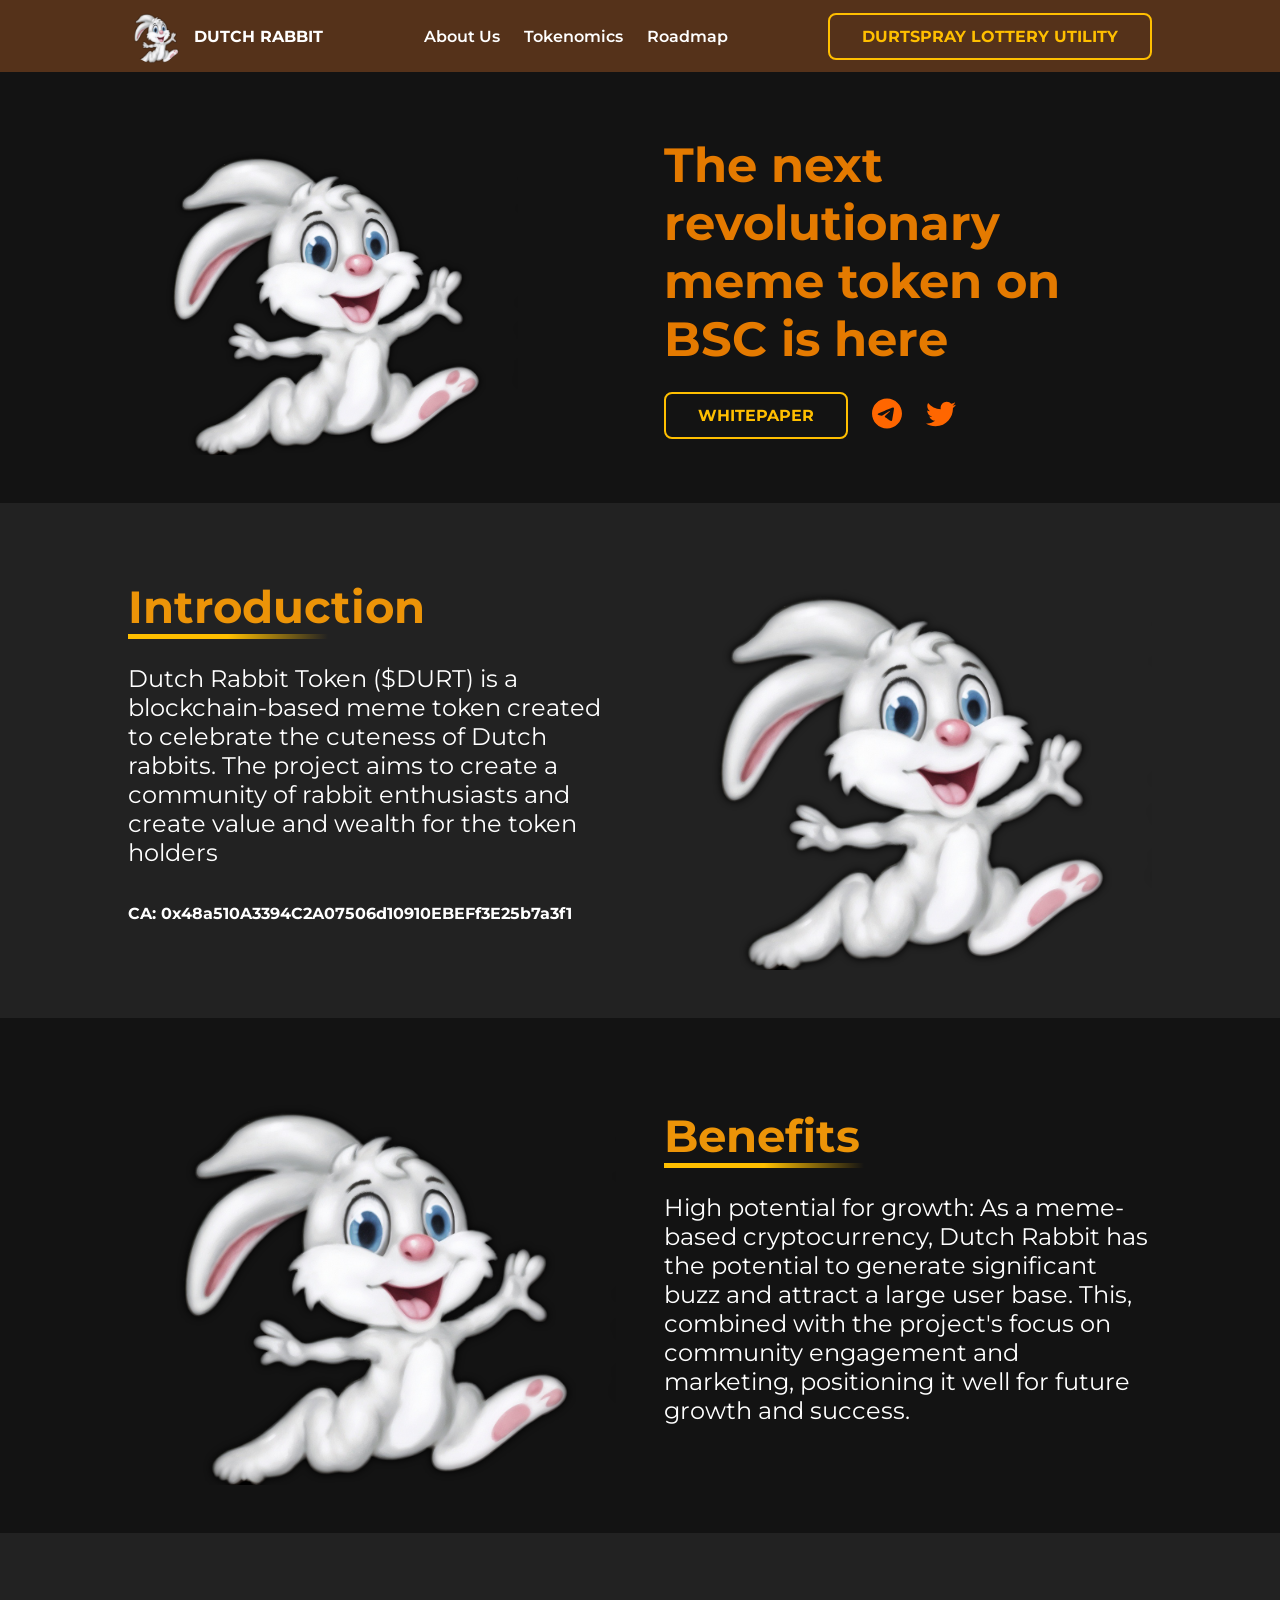
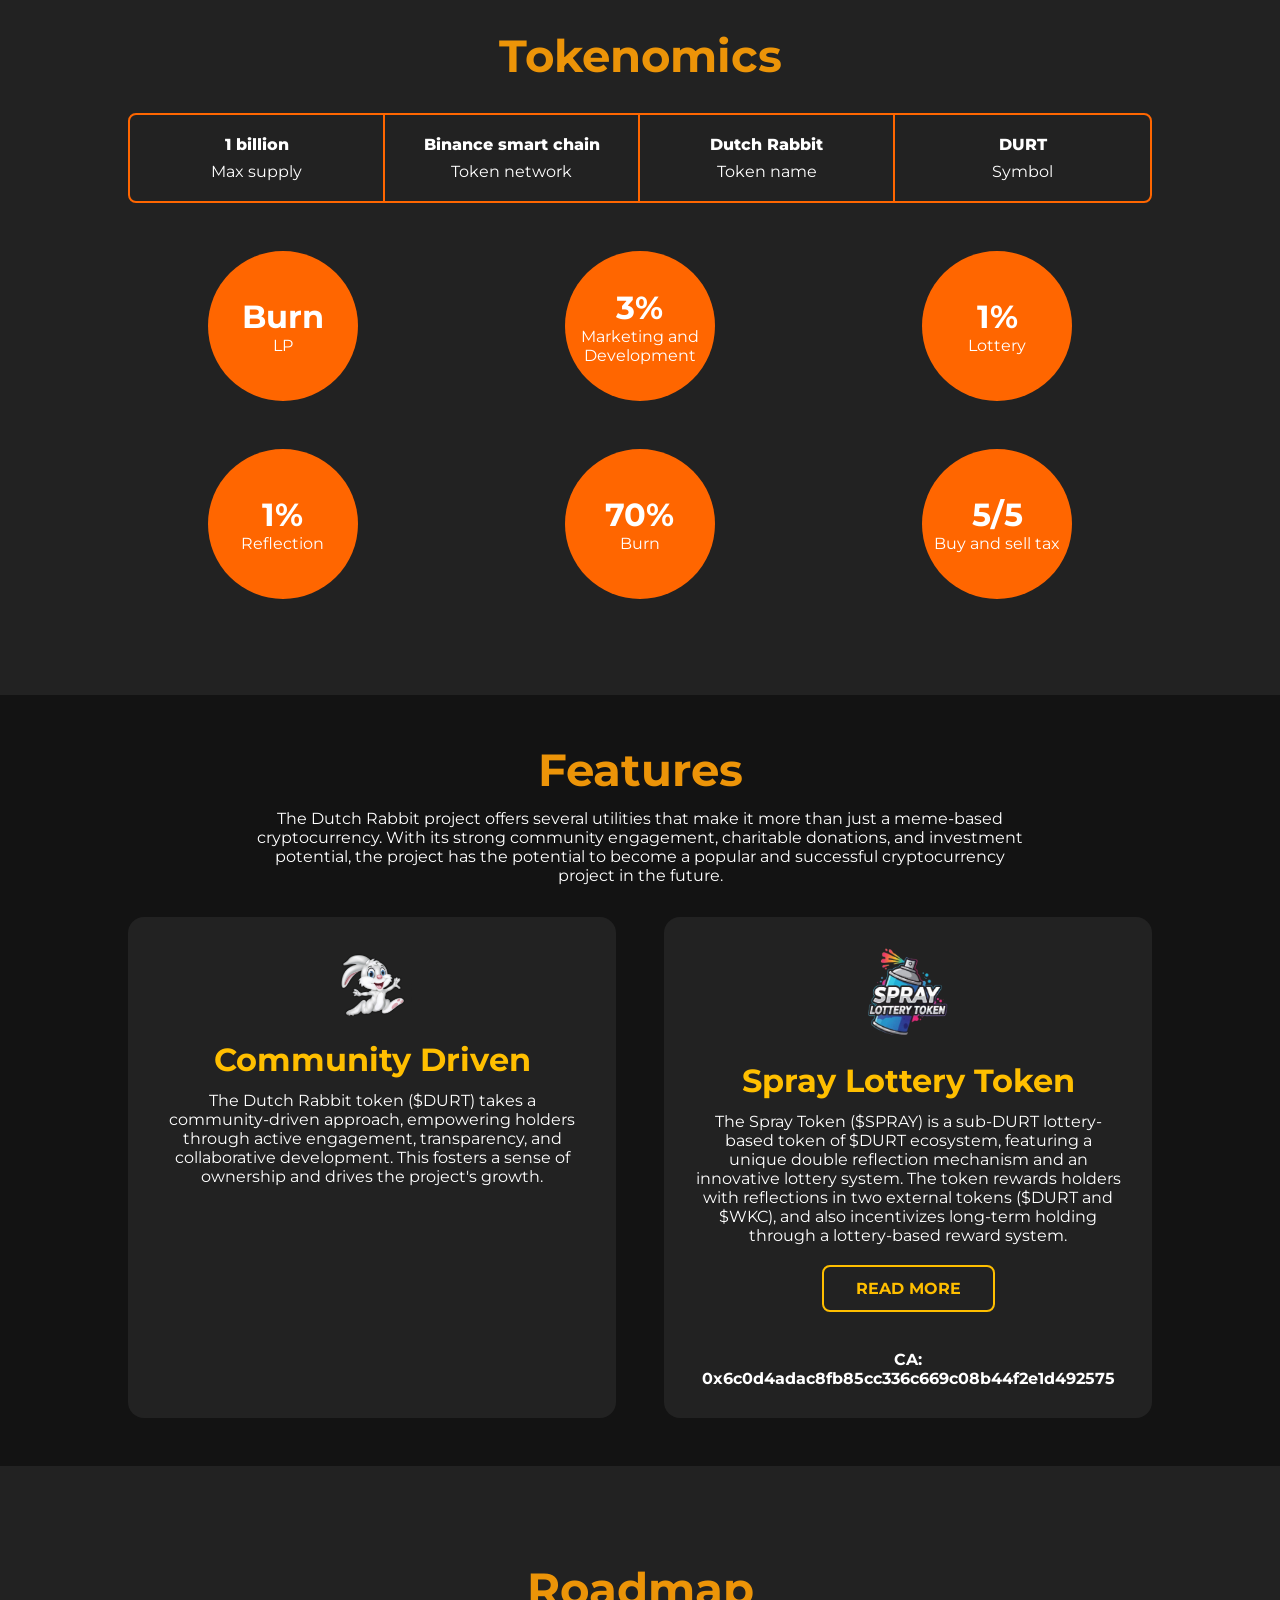
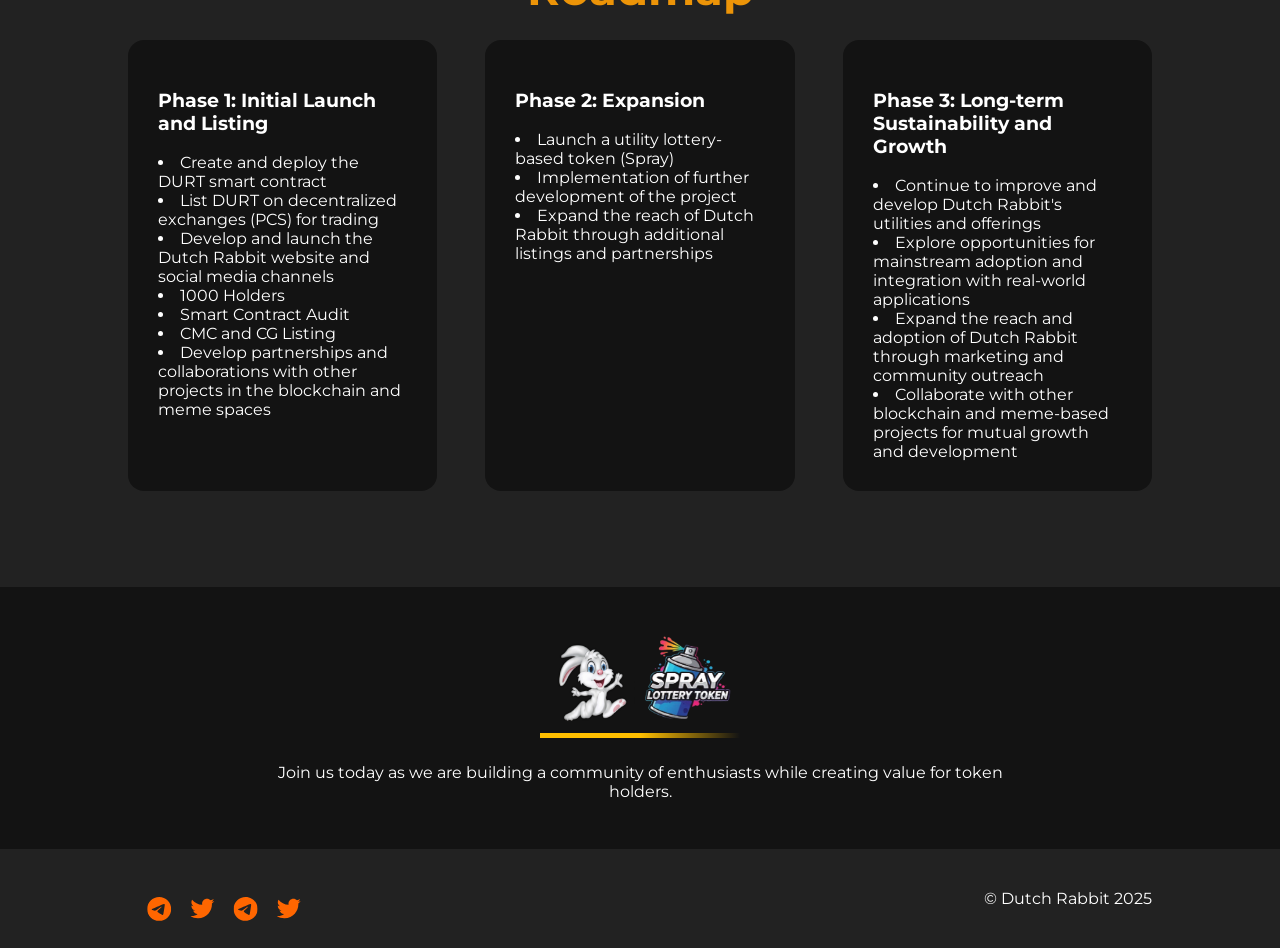
<file: index.html>
<!DOCTYPE html>
<html lang="en">
<head>
  <meta charset="UTF-8">
  <meta name="viewport" content="width=device-width, initial-scale=1.0">
  <title>Dutch Rabbit</title>
  <meta name="description" content="Dutch Rabbit is a multi-chain meme-based cryptocurrency project that aims to provide a fun and engaging way to invest in the world of blockchain and cryptocurrencies.">
  <link rel="icon" type="image/png" href="./assets/logo.png">
  <link rel="stylesheet" href="./assets/style.css">
  <link href="https://fonts.googleapis.com/css?family=Montserrat:400,600,700&display=swap" rel="stylesheet">
</head>
<body>
  <header>
    <div class="nav">
      <div class="logo">
        <img src="./assets/logo.png" alt="Dutch Rabbit Logo">
        <span>Dutch Rabbit</span>
      </div>
      <nav class="nav-links">
        <a href="#about">About Us</a>
        <a href="#tokenomics">Tokenomics</a>
        <a href="#roadmap">Roadmap</a>
      </nav>
      <!-- <a href="https://pancakeswap.finance/swap?outputCurrency=0x48a510A3394C2A07506d10910EBEFf3E25b7a3f1" class="accent-btn">Buy Dutch Rabbit</a> -->
                <a href="https://www.durtspraylottery.xyz" class="accent-btn">DURTSPRAY LOTTERY UTILITY</a>

    </div>
  </header>
  <main>
    <section class="hero cols-2">
      <img src="./assets/logo.png" style="width: 80%;" alt="Dutch Rabbit Mascot">
      <div>
        <h1>The next revolutionary meme token on BSC is here</h1>
        <div class="socials">
          <a href="https://dutch-rabbit.gitbook.io/dutch-rabbit" class="accent-btn">Whitepaper</a>

          <a href="https://t.me/DutchRabbitCoinOfficial" target="_blank">
            <svg class="svg-inline--fa fa-telegram fa-2xl" style="color: #f60;" width="30px" aria-hidden="true" focusable="false" data-prefix="fab" data-icon="telegram" role="img" xmlns="http://www.w3.org/2000/svg" viewBox="0 0 496 512" data-fa-i2svg=""><path fill="currentColor" d="M248,8C111.033,8,0,119.033,0,256S111.033,504,248,504,496,392.967,496,256,384.967,8,248,8ZM362.952,176.66c-3.732,39.215-19.881,134.378-28.1,178.3-3.476,18.584-10.322,24.816-16.948,25.425-14.4,1.326-25.338-9.517-39.287-18.661-21.827-14.308-34.158-23.215-55.346-37.177-24.485-16.135-8.612-25,5.342-39.5,3.652-3.793,67.107-61.51,68.335-66.746.153-.655.3-3.1-1.154-4.384s-3.59-.849-5.135-.5q-3.283.746-104.608,69.142-14.845,10.194-26.894,9.934c-8.855-.191-25.888-5.006-38.551-9.123-15.531-5.048-27.875-7.717-26.8-16.291q.84-6.7,18.45-13.7,108.446-47.248,144.628-62.3c68.872-28.647,83.183-33.623,92.511-33.789,2.052-.034,6.639.474,9.61,2.885a10.452,10.452,0,0,1,3.53,6.716A43.765,43.765,0,0,1,362.952,176.66Z"></path></svg>
          </a>

          <a href="https://x.com/DutchRabbitDURT" target="_blank" rel="noopener noreferrer">
            <svg class="svg-inline--fa fa-twitter fa-2xl" style="color: #f60;" width="30px" aria-hidden="true" focusable="false" data-prefix="fab" data-icon="twitter" role="img" xmlns="http://www.w3.org/2000/svg" viewBox="0 0 512 512" data-fa-i2svg=""><path fill="currentColor" d="M459.37 151.716c.325 4.548.325 9.097.325 13.645 0 138.72-105.583 298.558-298.558 298.558-59.452 0-114.68-17.219-161.137-47.106 8.447.974 16.568 1.299 25.34 1.299 49.055 0 94.213-16.568 130.274-44.832-46.132-.975-84.792-31.188-98.112-72.772 6.498.974 12.995 1.624 19.818 1.624 9.421 0 18.843-1.3 27.614-3.573-48.081-9.747-84.143-51.98-84.143-102.985v-1.299c13.969 7.797 30.214 12.67 47.431 13.319-28.264-18.843-46.781-51.005-46.781-87.391 0-19.492 5.197-37.36 14.294-52.954 51.655 63.675 129.3 105.258 216.365 109.807-1.624-7.797-2.599-15.918-2.599-24.04 0-57.828 46.782-104.934 104.934-104.934 30.213 0 57.502 12.67 76.67 33.137 23.715-4.548 46.456-13.32 66.599-25.34-7.798 24.366-24.366 44.833-46.132 57.827 21.117-2.273 41.584-8.122 60.426-16.243-14.292 20.791-32.161 39.308-52.628 54.253z"></path></svg>
          </a>
        </div>
      </div>
    </section>
    <section class="bg-light" id="about">
      <div class="cols-2">
        <div>
          <h2>Introduction</h2>
          <div class="underline"></div>
          <p>Dutch Rabbit Token ($DURT) is a blockchain-based meme token created to celebrate the cuteness of Dutch rabbits. The project aims to create a community of rabbit enthusiasts and create value and wealth for the token holders</p>
          <br>
          <strong>CA: 0x48a510A3394C2A07506d1<br class="mobile">0910EBEFf3E25b7a3f1</strong>
          <br> <br>
        </div>
        <img src="./assets/logo.png" class="image" alt="Dutch Rabbit Mascot">
      </div>
    </section>
    <section class="" id="benefits">
      <div class="cols-2">
        <img src="./assets/logo.png" class="image" alt="Dutch Rabbit Mascot">
        <div>
          <h2>Benefits</h2>
          <div class="underline"></div>
          <p>High potential for growth: As a meme-based cryptocurrency, Dutch Rabbit has the potential to generate significant buzz and attract a large user base. This, combined with the project's focus on community engagement and marketing, positioning it well for future growth and success.</p>
        <!-- <a href="#" class="accent-btn">Read More</a> -->
        </div>
      </div>
    </section>
    <section class="bg-light" id="tokenomics">
      <ul class="content">
        <h2>Tokenomics</h2>
        <ul class="box">
          <li>
            <dd>1 billion</dd>
            <dt>Max supply</dt>
          </li>
          <li>
            <dd>Binance smart chain</dd>
            <dt>Token network</dt>
          </li>
          <li>
            <dd>Dutch Rabbit</dd>
            <dt>Token name</dt>
          </li>
          <li>
            <dd>DURT</dd>
            <dt>Symbol</dt>
          </li>
        </ul>
        
        <ul class="circles">
          <li>
            <dd>Burn</dd>
            <dt>LP</dt>
          </li>
          <li>
            <dd>3%</dd>
            <dt>Marketing and Development</dt>
          </li>
          <li>
            <dd>1%</dd>
            <dt>Lottery</dt>
          </li>
          <li>
            <dd>1%</dd>
            <dt>Reflection</dt>
          </li>
          <li>
            <dd>70%</dd>
            <dt>Burn</dt>
          </li>
          <li>
            <dd>5/5</dd>
            <dt>Buy and sell tax</dt>
          </li>
        </ul>
      </div>
    </section>
    <section class="" id="features">
      <h2>Features</h2>
      <p>The Dutch Rabbit project offers several utilities that make it more than just a meme-based cryptocurrency. With its strong community engagement, charitable donations, and investment potential, the project has the potential to become a popular and successful cryptocurrency project in the future.</p>

      <ul class="features cols-2" style="align-items: stretch;">
        <li>
          <img src="./assets/logo.png" style="width: 80px; margin-bottom: 20px;" alt="">
          <dt>
            Community Driven
          </dt>
          <dd>
            The Dutch Rabbit token ($DURT) takes a community-driven approach, empowering holders through active engagement, transparency, and collaborative development. This fosters a sense of ownership and drives the project's growth.
          </dd>
        </li>
        <li>
          <img src="./assets/spray.png" style="width: 80px; margin-bottom: 20px;" alt="">
          <dt>
            Spray Lottery Token
          </dt>
          <dd>
            The Spray Token ($SPRAY) is a sub-DURT lottery-based token of $DURT ecosystem, featuring a unique double reflection mechanism and an innovative lottery system. The token rewards holders with reflections in two external tokens ($DURT and $WKC), and also incentivizes long-term holding through a lottery-based reward system.
          </dd>
          <a class="accent-btn" href="https://spray-token.gitbook.io/spray-lottery-token/" style="margin-top: 20px;">Read More</a>

          <br> <br> <br>
          <strong>CA: 0x6c0d4adac8fb85cc336c66<br class="mobile">9c08b44f2e1d492575</strong>
        </li>
      </ul>
    </section>
    <section class="bg-light" id="roadmap">
      <div class="roadmap-content">
      <h2>Roadmap</h2>
      <ul class="roadmap">
        <div>
          <h3>
            Phase 1: Initial Launch and Listing
          </h3>
          <li>Create and deploy the DURT smart contract</li>
          <li>List DURT on decentralized exchanges (PCS) for trading</li>
          <li>Develop and launch the Dutch Rabbit website and social media channels</li>
          <li>1000 Holders</li>
          <li>Smart Contract Audit</li>
          <li>CMC and CG Listing</li>
          <li>Develop partnerships and collaborations with other projects in the blockchain and meme spaces</li>
        </div>
        <div>
          <h3>
            Phase 2: Expansion
          </h3>
          <li>Launch a utility lottery-based token (Spray)</li>
          <li>Implementation of further development of the project</li>
          <li>Expand the reach of Dutch Rabbit through additional listings and partnerships</li>
        </div>
        <div>
          <h3>
            Phase 3: Long-term Sustainability and Growth
          </h3>
          <li>Continue to improve and develop Dutch Rabbit's utilities and offerings</li>
          <li>Explore opportunities for mainstream adoption and integration with real-world applications</li>
          <li>Expand the reach and adoption of Dutch Rabbit through marketing and community outreach</li>
          <li>Collaborate with other blockchain and meme-based projects for mutual growth and development</li>
        </div>
      </ul>
      </div>
    </section>
    <section class="final" id="">
        <div>
          <div class="logo">
            <img src="./assets/logo.png" style="width: 86px; height: 86px; border-radius: 0;" alt="">
            <img src="./assets/spray.png"style="width: 86px; height: 86px;  border-radius: 0;" alt="">
          </div>
          <!-- <h2>Dutch Rabbit</h2> -->
          <div class="underline" style="margin-right: auto; margin-left: auto;"></div>
          <p>Join us today as we are building a community of enthusiasts while creating value for token holders.</p>
        </div>
    </section>
  </main>
  <footer class="bg-light">
    <div class="footer-content">
      <!-- <a href="./index.html" class="logo">
        <img src="./assets/logo.png" width="64px" alt="">
        Dutch Rabbit
      </a>
      <nav class="nav-links">
        <a href="#about">About Us</a>
        <a href="#tokenomics">Tokenomics</a>
        <a href="#roadmap">Roadmap</a>
      </nav> -->

      <div class="socials">

        <a href="https://t.me/DutchRabbitCoinOfficial/116558" target="_blank">
          <svg class="svg-inline--fa fa-telegram fa-2xl" style="color: #f60;" width="30px" aria-hidden="true" focusable="false" data-prefix="fab" data-icon="telegram" role="img" xmlns="http://www.w3.org/2000/svg" viewBox="0 0 496 512" data-fa-i2svg=""><path fill="currentColor" d="M248,8C111.033,8,0,119.033,0,256S111.033,504,248,504,496,392.967,496,256,384.967,8,248,8ZM362.952,176.66c-3.732,39.215-19.881,134.378-28.1,178.3-3.476,18.584-10.322,24.816-16.948,25.425-14.4,1.326-25.338-9.517-39.287-18.661-21.827-14.308-34.158-23.215-55.346-37.177-24.485-16.135-8.612-25,5.342-39.5,3.652-3.793,67.107-61.51,68.335-66.746.153-.655.3-3.1-1.154-4.384s-3.59-.849-5.135-.5q-3.283.746-104.608,69.142-14.845,10.194-26.894,9.934c-8.855-.191-25.888-5.006-38.551-9.123-15.531-5.048-27.875-7.717-26.8-16.291q.84-6.7,18.45-13.7,108.446-47.248,144.628-62.3c68.872-28.647,83.183-33.623,92.511-33.789,2.052-.034,6.639.474,9.61,2.885a10.452,10.452,0,0,1,3.53,6.716A43.765,43.765,0,0,1,362.952,176.66Z"></path></svg>
        </a>

        <a href="https://x.com/SprayDURT" target="_blank" rel="noopener noreferrer">
          <svg class="svg-inline--fa fa-twitter fa-2xl" style="color: #f60;" width="30px" aria-hidden="true" focusable="false" data-prefix="fab" data-icon="twitter" role="img" xmlns="http://www.w3.org/2000/svg" viewBox="0 0 512 512" data-fa-i2svg=""><path fill="currentColor" d="M459.37 151.716c.325 4.548.325 9.097.325 13.645 0 138.72-105.583 298.558-298.558 298.558-59.452 0-114.68-17.219-161.137-47.106 8.447.974 16.568 1.299 25.34 1.299 49.055 0 94.213-16.568 130.274-44.832-46.132-.975-84.792-31.188-98.112-72.772 6.498.974 12.995 1.624 19.818 1.624 9.421 0 18.843-1.3 27.614-3.573-48.081-9.747-84.143-51.98-84.143-102.985v-1.299c13.969 7.797 30.214 12.67 47.431 13.319-28.264-18.843-46.781-51.005-46.781-87.391 0-19.492 5.197-37.36 14.294-52.954 51.655 63.675 129.3 105.258 216.365 109.807-1.624-7.797-2.599-15.918-2.599-24.04 0-57.828 46.782-104.934 104.934-104.934 30.213 0 57.502 12.67 76.67 33.137 23.715-4.548 46.456-13.32 66.599-25.34-7.798 24.366-24.366 44.833-46.132 57.827 21.117-2.273 41.584-8.122 60.426-16.243-14.292 20.791-32.161 39.308-52.628 54.253z"></path></svg>
        </a>

        <a href="https://t.me/DutchRabbitCoinOfficial" target="_blank">
          <svg class="svg-inline--fa fa-telegram fa-2xl" style="color: #f60;" width="30px" aria-hidden="true" focusable="false" data-prefix="fab" data-icon="telegram" role="img" xmlns="http://www.w3.org/2000/svg" viewBox="0 0 496 512" data-fa-i2svg=""><path fill="currentColor" d="M248,8C111.033,8,0,119.033,0,256S111.033,504,248,504,496,392.967,496,256,384.967,8,248,8ZM362.952,176.66c-3.732,39.215-19.881,134.378-28.1,178.3-3.476,18.584-10.322,24.816-16.948,25.425-14.4,1.326-25.338-9.517-39.287-18.661-21.827-14.308-34.158-23.215-55.346-37.177-24.485-16.135-8.612-25,5.342-39.5,3.652-3.793,67.107-61.51,68.335-66.746.153-.655.3-3.1-1.154-4.384s-3.59-.849-5.135-.5q-3.283.746-104.608,69.142-14.845,10.194-26.894,9.934c-8.855-.191-25.888-5.006-38.551-9.123-15.531-5.048-27.875-7.717-26.8-16.291q.84-6.7,18.45-13.7,108.446-47.248,144.628-62.3c68.872-28.647,83.183-33.623,92.511-33.789,2.052-.034,6.639.474,9.61,2.885a10.452,10.452,0,0,1,3.53,6.716A43.765,43.765,0,0,1,362.952,176.66Z"></path></svg>
        </a>

        <a href="https://x.com/DutchRabbitDURT" target="_blank" rel="noopener noreferrer">
          <svg class="svg-inline--fa fa-twitter fa-2xl" style="color: #f60;" width="30px" aria-hidden="true" focusable="false" data-prefix="fab" data-icon="twitter" role="img" xmlns="http://www.w3.org/2000/svg" viewBox="0 0 512 512" data-fa-i2svg=""><path fill="currentColor" d="M459.37 151.716c.325 4.548.325 9.097.325 13.645 0 138.72-105.583 298.558-298.558 298.558-59.452 0-114.68-17.219-161.137-47.106 8.447.974 16.568 1.299 25.34 1.299 49.055 0 94.213-16.568 130.274-44.832-46.132-.975-84.792-31.188-98.112-72.772 6.498.974 12.995 1.624 19.818 1.624 9.421 0 18.843-1.3 27.614-3.573-48.081-9.747-84.143-51.98-84.143-102.985v-1.299c13.969 7.797 30.214 12.67 47.431 13.319-28.264-18.843-46.781-51.005-46.781-87.391 0-19.492 5.197-37.36 14.294-52.954 51.655 63.675 129.3 105.258 216.365 109.807-1.624-7.797-2.599-15.918-2.599-24.04 0-57.828 46.782-104.934 104.934-104.934 30.213 0 57.502 12.67 76.67 33.137 23.715-4.548 46.456-13.32 66.599-25.34-7.798 24.366-24.366 44.833-46.132 57.827 21.117-2.273 41.584-8.122 60.426-16.243-14.292 20.791-32.161 39.308-52.628 54.253z"></path></svg>
        </a>
      </div>
      <p>&copy; Dutch Rabbit 2025</p>
    </div>

  </footer>
</body>
</html>
</file>
<file: assets/style.css>
/* Dutch Rabbit UI - Clean CSS Replacement */

:root {
  --primary: #ffbf00;
  --bg: #131313;
  --bg-light: #222222;
  --text: #FFFFFF;
  --accent: #f60;
  --border-radius: 8px;
  --max-width: 1024px;
  --nav-bg: rgb(85, 50, 26);
  --section-gap: 48px;
}

body {
  font-family: 'Montserrat', sans-serif;
  background: var(--bg);
  color: var(--text);
  margin: 0;
  padding: 0;
}

.pry-btn {
  display: inline-block;
  text-decoration: none;
  background: var(--primary);
  color: #fff;
  padding: 14px 32px;
  font-size: 1rem;
  font-weight: bold;
  border: none;
  border-radius: var(--border-radius);
  cursor: pointer;
  transition: background 0.3s;
  text-decoration: none;
}

.pry-btn:hover {
  background: var(--accent);
}

.accent-btn {
  display: inline-block;
  text-decoration: none;
  color: var(--primary);
  padding: 12px 32px;
  border: 2px solid var(--primary);
  font-size: 1rem;
  font-weight: bold;
  border-radius: var(--border-radius);
  cursor: pointer;
  transition: background 0.3s, color 0.3s;
  text-decoration: none;
  text-transform: uppercase;
}

.accent-btn:hover {
  background: var(--primary);
  color: black;
}

.underline {
  width: 200px;
  height: 5px;
  background: linear-gradient(to right, var(--primary), var(--primary), transparent);
  margin-bottom: 25px;
}

.cols-2 {
  display: grid;
  grid-template-columns: repeat(2, 1fr);
  align-items: center;
  max-width: var(--max-width);
  margin: 0 auto;
  gap: var(--section-gap);
}

.cols-2 img {
  width: 100%;
}

.bg-light {
  background: var(--bg-light);
}

.socials {
  margin-top: 24px;
  display: flex;
  gap: 24px;
  align-items: center;
}

header {
  background: var(--nav-bg);
  padding: 0 20px;
}

.nav {
  max-width: var(--max-width);
  margin: 0 auto;
  display: flex;
  align-items: center;
  justify-content: space-between;
  height: 72px;
}

.logo {
  display: flex;
  align-items: center;
  gap: 10px;
  font-weight: 700;
  text-transform: uppercase;
}
.logo img {
  width: 56px;
  height: 56px;
  border-radius: 50%;
}

.nav-links {
  display: flex;
  gap: 24px;
}
.nav-links a {
  text-decoration: none;
  color: var(--text);
  font-weight: 600;
}
.nav-links a:hover {
  color: var(--primary);
}

.hero {
  max-width: var(--max-width);
  margin: var(--section-gap) auto;
  padding: 0 20px;
}
.hero img {
  width: 100%;
  height: auto;
}
.hero h1 {
  font-size: 3rem;
  margin: 0 0 16px;
  color: #e47a00;
}
.hero p {
  font-size: 1.25rem;
  margin-bottom: 32px;
}

section {
  padding: var(--section-gap) 20px;
}

section h2 {
  color: #ec9408;
  font-size: 2.8rem;
  margin: 0;
}
section p {
  font-size: 1.5rem;
  margin-block: 0 18px;
}

.content {
  max-width: var(--max-width);
  margin: 0 auto;
  padding: var(--section-gap) 0;
}
#tokenomics h2 {
  text-align: center;
}

ul, li, dd, dt {
  list-style: none;
  margin: 0;
  padding: 0;
}

.box {
  display: grid;
  grid-template-columns: repeat(4, 1fr);
  border: 2px solid var(--accent);
  border-radius: 8px;
  text-align: center;
  margin-top: 30px;

  li:not(:last-child) {
   border-right: 2px solid var(--accent);
  }

  li {
    padding: 20px 8px;
  }
}

.box dd {
  font-weight: 800;
  margin-bottom: 8px;
}

.circles {
  display: grid;
  grid-template-columns: repeat(3, 1fr);
  place-content: center;
  text-align: center;
  justify-content: center;
  align-items: center;
  gap: var(--section-gap);
  margin-top: 48px;
}

.circles li {
  background: var(--accent);
  border-radius: 50%;
  height: 150px;
  aspect-ratio: 1;
  display: grid;
  place-content: center;
  margin: 0 auto;
}

.circles dd {
  font-size: 2rem;
  font-weight: 700;
}

#features {
  padding: var(--section-gap);
  text-align: center;
  
  p {
    font-size: 1rem;
    max-width: 768px;
    margin: 12px auto;
  }
}

.features{
  li {
    background: var(--bg-light);
    margin-top: 20px;
    padding: 30px;
    border-radius: 16px;
  }

  dt {
    font-size: 2rem;
    color: var(--primary);
    font-weight: 700;
    margin-bottom: 12px;
  }
}

#roadmap{
  .roadmap-content {
    max-width: var(--max-width);
    margin: 0 auto;
    padding: var(--section-gap) 0;
  }

  h2 {
    text-align: center;
    margin-bottom: 12px;
  }

  .roadmap {
    display: grid;
    grid-template-columns: repeat(3, 1fr);
    gap: var(--section-gap);
    margin-top: 24px;
  }

  ul > div {
    background: var(--bg);
    padding: 30px;
    border-radius: 16px;
  }

  ul li {
    list-style: disc;
    list-style-position: inside;
  }
}

.final {
  text-align: center;
  img {
    width: 200px;
    margin: 0 auto;
  }
  p {
    max-width: 768px;
    font-size: 1rem;
    margin: 0 auto;
  }

  .logo {
    display: flex;
    width: fit-content;
    justify-content: center;
    margin: 0 auto;
    margin-bottom: 12px;
  }
}


footer {
  .footer-content {
    max-width: var(--max-width);
    margin: 0 auto;
    padding: 20px;
    display: flex;
    align-items: center;
    justify-content: space-between;
  }

  .socials {
    scale: .8;
  }

  .logo {
    color: white;
    text-decoration: none;
  }
}

.mobile{
  display: none;
}

@media (max-width: 600px) {
  .nav {
    flex-direction: column;
    height: auto;
    gap: 12px;
    padding: 8px;
  }
  .hero h1 {
    font-size: 2rem;
  }

  section {
    h2 {
      font-size: 2rem;
    }
  }

    p {
      font-size: 1rem !important;
    }

  .nav-links {
    gap: 10px;
  }

  .cols-2 {
    grid-template-columns: 1fr;
  }

  .box {
    grid-template-columns: repeat(2, 1fr);

    li:nth-child(even) {
      border: none;
    }
    li {
      border-bottom: none;
    }
    li:nth-child(-n+2) {
      border-bottom: 2px solid var(--accent);
    }
  }

  .circles {
    grid-template-columns: repeat(2, 1fr);
  }

  .roadmap {
    grid-template-columns: 1fr !important;
  }

  .footer-content {
    flex-direction: column;

    .nav-links {
      margin-top: 24px;
      flex-direction: column;
      align-items: center;
      gap: 12px;
    }
  }

  #benefits img {
    width: 200px;
    margin: auto;
  }

  #about img {
    display: none;
  }

  .mobile {
    display: block;
  }

}
</file>
